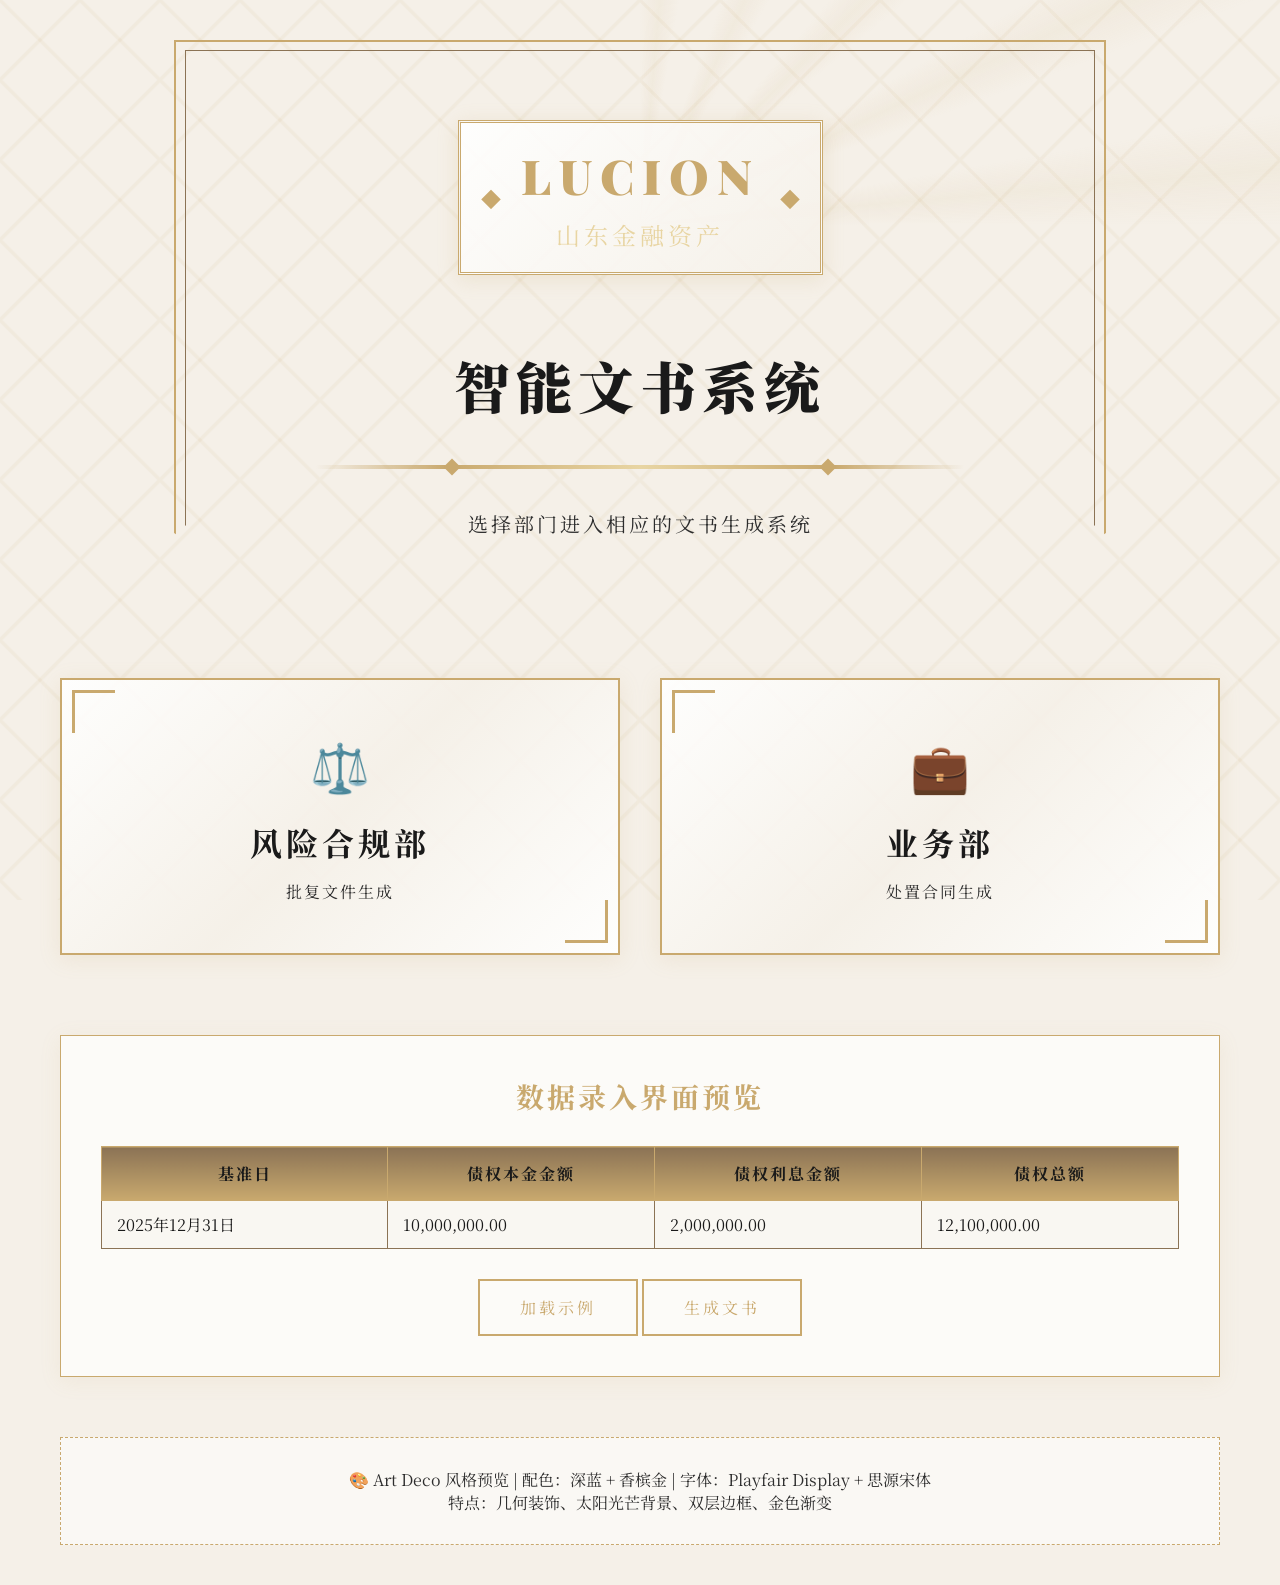
<file: static/art-deco-preview.html>
<!DOCTYPE html>
<html lang="zh-CN">
<head>
    <meta charset="UTF-8">
    <meta name="viewport" content="width=device-width, initial-scale=1.0">
    <title>Art Deco 风格预览 - 山东金融资产智能文书系统</title>
    <link href="https://fonts.googleapis.com/css2?family=Playfair+Display:wght@400;700;900&family=Noto+Serif+SC:wght@400;700;900&display=swap" rel="stylesheet">
    <style>
        * {
            margin: 0;
            padding: 0;
            box-sizing: border-box;
        }

        /* ========== Art Deco 配色 - 奶油色版本 ========== */
        :root {
            --deco-gold: #C9A96E;
            --deco-gold-light: #E8D5A3;
            --deco-gold-dark: #8B7355;
            --deco-cream: #F5F0E8;
            --deco-cream-dark: #E8E0D0;
            --deco-black: #1A1A1A;
            --deco-charcoal: #2D2D2D;
            --deco-white: #FFFFFF;
        }

        body {
            font-family: 'Noto Serif SC', 'Playfair Display', serif;
            background: var(--deco-cream);
            min-height: 100vh;
            color: var(--deco-black);
        }

        /* ========== 几何装饰背景 ========== */
        .deco-bg {
            position: fixed;
            top: 0;
            left: 0;
            width: 100%;
            height: 100%;
            pointer-events: none;
            z-index: 0;
            overflow: hidden;
        }

        /* 太阳光芒效果 - 金色版本 */
        .sunburst {
            position: absolute;
            top: -50%;
            left: 50%;
            transform: translateX(-50%);
            width: 200%;
            height: 150%;
            background: conic-gradient(
                from 0deg,
                transparent 0deg,
                rgba(201, 169, 110, 0.08) 5deg,
                transparent 10deg,
                transparent 20deg,
                rgba(201, 169, 110, 0.08) 25deg,
                transparent 30deg,
                transparent 40deg,
                rgba(201, 169, 110, 0.08) 45deg,
                transparent 50deg,
                transparent 60deg,
                rgba(201, 169, 110, 0.08) 65deg,
                transparent 70deg,
                transparent 80deg,
                rgba(201, 169, 110, 0.08) 85deg,
                transparent 90deg
            );
            animation: sunburst-rotate 60s linear infinite;
        }

        @keyframes sunburst-rotate {
            from { transform: translateX(-50%) rotate(0deg); }
            to { transform: translateX(-50%) rotate(360deg); }
        }

        /* 几何边框装饰 - 浅色背景 */
        .geo-pattern {
            position: absolute;
            width: 100%;
            height: 100%;
            background-image: 
                linear-gradient(45deg, transparent 48%, rgba(201, 169, 110, 0.15) 49%, rgba(201, 169, 110, 0.15) 51%, transparent 52%),
                linear-gradient(-45deg, transparent 48%, rgba(201, 169, 110, 0.15) 49%, rgba(201, 169, 110, 0.15) 51%, transparent 52%);
            background-size: 80px 80px;
            opacity: 0.6;
        }

        /* ========== 主容器 ========== */
        .container {
            position: relative;
            z-index: 1;
            max-width: 1200px;
            margin: 0 auto;
            padding: 40px 20px;
        }

        /* ========== Art Deco 标题区 ========== */
        .hero-section {
            text-align: center;
            padding: 80px 40px;
            position: relative;
            margin-bottom: 60px;
        }

        /* 装饰边框 - 上层 */
        .hero-section::before {
            content: '';
            position: absolute;
            top: 0;
            left: 50%;
            transform: translateX(-50%);
            width: 80%;
            height: 100%;
            border: 2px solid var(--deco-gold);
            border-bottom: none;
            clip-path: polygon(
                0 0, 100% 0, 100% 85%, 85% 100%, 15% 100%, 0 85%
            );
            pointer-events: none;
        }

        /* 装饰边框 - 内层 */
        .hero-section::after {
            content: '';
            position: absolute;
            top: 10px;
            left: 50%;
            transform: translateX(-50%);
            width: calc(80% - 20px);
            height: calc(100% - 20px);
            border: 1px solid var(--deco-gold-dark);
            border-bottom: none;
            clip-path: polygon(
                0 0, 100% 0, 100% 85%, 85% 100%, 15% 100%, 0 85%
            );
            pointer-events: none;
        }

        /* Logo区域 */
        .logo-area {
            display: inline-block;
            padding: 20px 60px;
            border: 3px double var(--deco-gold);
            margin-bottom: 40px;
            position: relative;
            background: linear-gradient(135deg, rgba(255, 255, 255, 0.9), rgba(245, 240, 232, 0.9));
            box-shadow: 0 4px 20px rgba(201, 169, 110, 0.2);
        }

        .logo-area::before,
        .logo-area::after {
            content: '◆';
            position: absolute;
            top: 50%;
            transform: translateY(-50%);
            color: var(--deco-gold);
            font-size: 20px;
        }

        .logo-area::before { left: 20px; }
        .logo-area::after { right: 20px; }

        .logo-text {
            font-family: 'Playfair Display', serif;
            font-size: 48px;
            font-weight: 900;
            color: var(--deco-gold);
            letter-spacing: 8px;
            text-transform: uppercase;
        }

        .logo-subtitle {
            font-size: 24px;
            color: var(--deco-gold-light);
            letter-spacing: 4px;
            margin-top: 10px;
        }

        /* 主标题 */
        .main-title {
            font-size: 56px;
            font-weight: 900;
            color: var(--deco-black);
            letter-spacing: 6px;
            margin: 30px 0;
        }

        .subtitle {
            font-size: 20px;
            color: var(--deco-charcoal);
            letter-spacing: 3px;
        }

        /* 装饰分隔线 */
        .deco-divider {
            width: 60%;
            height: 4px;
            margin: 40px auto;
            background: linear-gradient(
                90deg,
                transparent 0%,
                var(--deco-gold) 20%,
                var(--deco-gold-light) 50%,
                var(--deco-gold) 80%,
                transparent 100%
            );
            position: relative;
        }

        .deco-divider::before,
        .deco-divider::after {
            content: '';
            position: absolute;
            top: 50%;
            transform: translateY(-50%);
            width: 12px;
            height: 12px;
            background: var(--deco-gold);
            transform: translateY(-50%) rotate(45deg);
        }

        .deco-divider::before { left: 20%; }
        .deco-divider::after { right: 20%; }

        /* ========== 部门卡片 - Art Deco 风格 ========== */
        .dept-grid {
            display: grid;
            grid-template-columns: repeat(2, 1fr);
            gap: 40px;
            margin-top: 60px;
        }

        .dept-card {
            position: relative;
            padding: 50px 40px;
            background: linear-gradient(135deg, 
                rgba(255, 255, 255, 0.9) 0%, 
                rgba(245, 240, 232, 0.9) 50%,
                rgba(255, 255, 255, 0.9) 100%
            );
            border: 2px solid var(--deco-gold);
            text-align: center;
            cursor: pointer;
            transition: all 0.4s ease;
            overflow: hidden;
            box-shadow: 0 4px 20px rgba(201, 169, 110, 0.15);
        }

        /* Art Deco 几何装饰角 */
        .dept-card::before {
            content: '';
            position: absolute;
            top: 10px;
            left: 10px;
            width: 40px;
            height: 40px;
            border-top: 3px solid var(--deco-gold);
            border-left: 3px solid var(--deco-gold);
        }

        .dept-card::after {
            content: '';
            position: absolute;
            bottom: 10px;
            right: 10px;
            width: 40px;
            height: 40px;
            border-bottom: 3px solid var(--deco-gold);
            border-right: 3px solid var(--deco-gold);
        }

        .dept-card:hover {
            transform: translateY(-5px);
            box-shadow: 0 20px 60px rgba(201, 169, 110, 0.3);
            border-color: var(--deco-gold-light);
        }

        .dept-icon {
            font-size: 48px;
            margin-bottom: 20px;
            color: var(--deco-gold);
        }

        .dept-title {
            font-size: 32px;
            font-weight: 700;
            color: var(--deco-black);
            letter-spacing: 4px;
            margin-bottom: 15px;
        }

        .dept-desc {
            font-size: 16px;
            color: var(--deco-charcoal);
            letter-spacing: 2px;
        }

        /* ========== 表格预览区 ========== */
        .preview-section {
            margin-top: 80px;
            padding: 40px;
            border: 1px solid var(--deco-gold);
            background: rgba(255, 255, 255, 0.7);
            box-shadow: 0 4px 20px rgba(201, 169, 110, 0.1);
        }

        .section-title {
            font-size: 28px;
            font-weight: 700;
            color: var(--deco-gold);
            letter-spacing: 3px;
            margin-bottom: 30px;
            text-align: center;
        }

        /* 模拟表格 */
        .mock-table {
            width: 100%;
            border-collapse: collapse;
            margin-top: 20px;
        }

        .mock-table th {
            background: linear-gradient(180deg, var(--deco-gold-dark), var(--deco-gold));
            color: var(--deco-navy);
            padding: 15px;
            font-weight: 700;
            letter-spacing: 2px;
            border: 1px solid var(--deco-gold);
        }

        .mock-table td {
            padding: 12px 15px;
            border: 1px solid var(--deco-gold-dark);
            color: var(--deco-black);
            background: rgba(201, 169, 110, 0.05);
        }

        .mock-table tr:hover td {
            background: rgba(201, 169, 110, 0.15);
        }

        /* ========== 按钮样式 ========== */
        .deco-btn {
            display: inline-block;
            padding: 15px 40px;
            background: transparent;
            border: 2px solid var(--deco-gold);
            color: var(--deco-gold);
            font-family: inherit;
            font-size: 16px;
            letter-spacing: 3px;
            cursor: pointer;
            position: relative;
            overflow: hidden;
            transition: all 0.3s ease;
        }

        .deco-btn::before {
            content: '';
            position: absolute;
            top: 0;
            left: -100%;
            width: 100%;
            height: 100%;
            background: linear-gradient(
                90deg,
                transparent,
                rgba(201, 169, 110, 0.4),
                transparent
            );
            transition: left 0.5s ease;
        }

        .deco-btn:hover::before {
            left: 100%;
        }

        .deco-btn:hover {
            background: var(--deco-gold);
            color: var(--deco-navy);
        }

        /* ========== 响应式 ========== */
        @media (max-width: 768px) {
            .dept-grid {
                grid-template-columns: 1fr;
            }
            
            .main-title {
                font-size: 36px;
            }
            
            .logo-text {
                font-size: 32px;
            }
        }

        /* ========== 说明文字 ========== */
        .note {
            text-align: center;
            margin-top: 60px;
            padding: 30px;
            border: 1px dashed var(--deco-gold);
            color: var(--deco-charcoal);
            background: rgba(255, 255, 255, 0.5);
        }
    </style>
</head>
<body>
    <!-- 背景装饰 -->
    <div class="deco-bg">
        <div class="sunburst"></div>
        <div class="geo-pattern"></div>
    </div>

    <div class="container">
        <!-- 标题区 -->
        <section class="hero-section">
            <div class="logo-area">
                <div class="logo-text">LUCION</div>
                <div class="logo-subtitle">山东金融资产</div>
            </div>
            
            <h1 class="main-title">智能文书系统</h1>
            <div class="deco-divider"></div>
            <p class="subtitle">选择部门进入相应的文书生成系统</p>
        </section>

        <!-- 部门卡片 -->
        <div class="dept-grid">
            <div class="dept-card">
                <div class="dept-icon">⚖️</div>
                <h2 class="dept-title">风险合规部</h2>
                <p class="dept-desc">批复文件生成</p>
            </div>
            
            <div class="dept-card">
                <div class="dept-icon">💼</div>
                <h2 class="dept-title">业务部</h2>
                <p class="dept-desc">处置合同生成</p>
            </div>
        </div>

        <!-- 表格预览 -->
        <section class="preview-section">
            <h3 class="section-title">数据录入界面预览</h3>
            <table class="mock-table">
                <thead>
                    <tr>
                        <th>基准日</th>
                        <th>债权本金金额</th>
                        <th>债权利息金额</th>
                        <th>债权总额</th>
                    </tr>
                </thead>
                <tbody>
                    <tr>
                        <td>2025年12月31日</td>
                        <td>10,000,000.00</td>
                        <td>2,000,000.00</td>
                        <td>12,100,000.00</td>
                    </tr>
                </tbody>
            </table>
            <div style="text-align: center; margin-top: 30px;">
                <button class="deco-btn">加载示例</button>
                <button class="deco-btn">生成文书</button>
            </div>
        </section>

        <!-- 说明 -->
        <div class="note">
            <p>🎨 Art Deco 风格预览 | 配色：深蓝 + 香槟金 | 字体：Playfair Display + 思源宋体</p>
            <p>特点：几何装饰、太阳光芒背景、双层边框、金色渐变</p>
        </div>
    </div>
</body>
</html>
</file>
